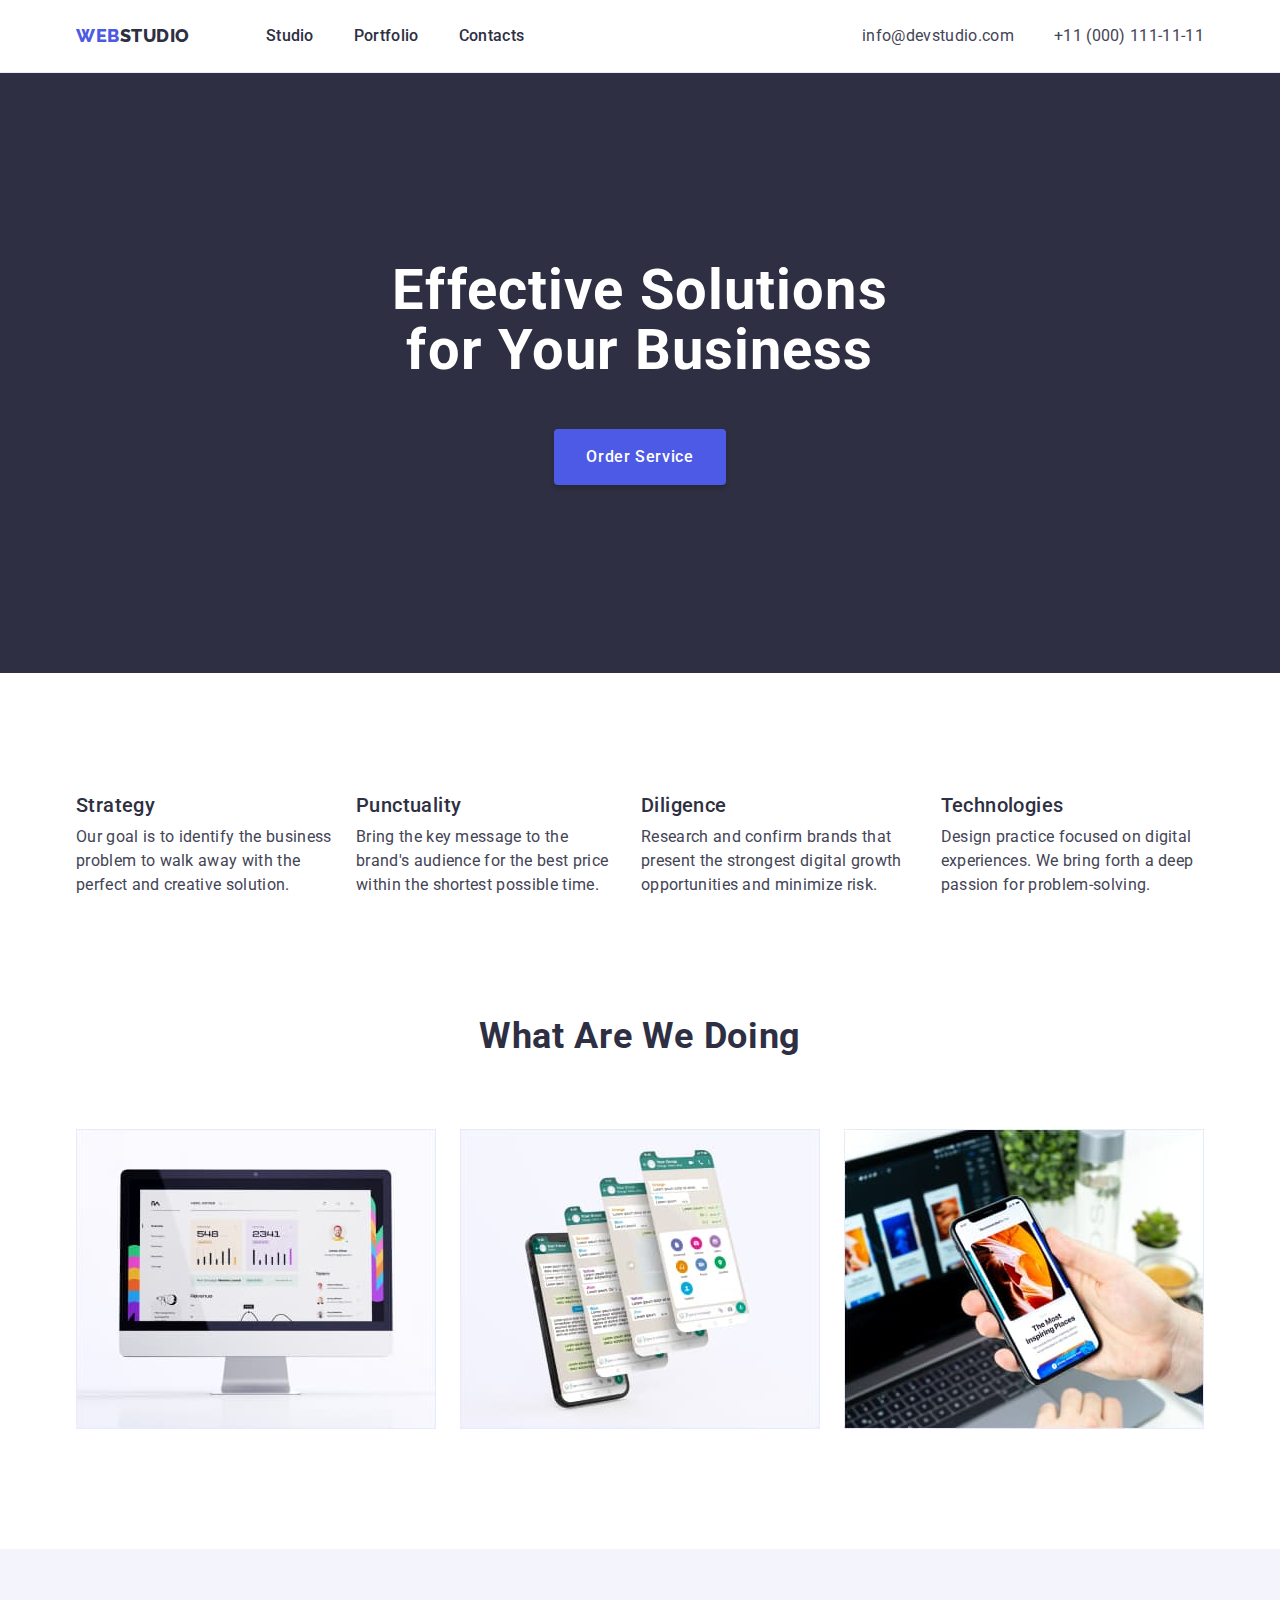
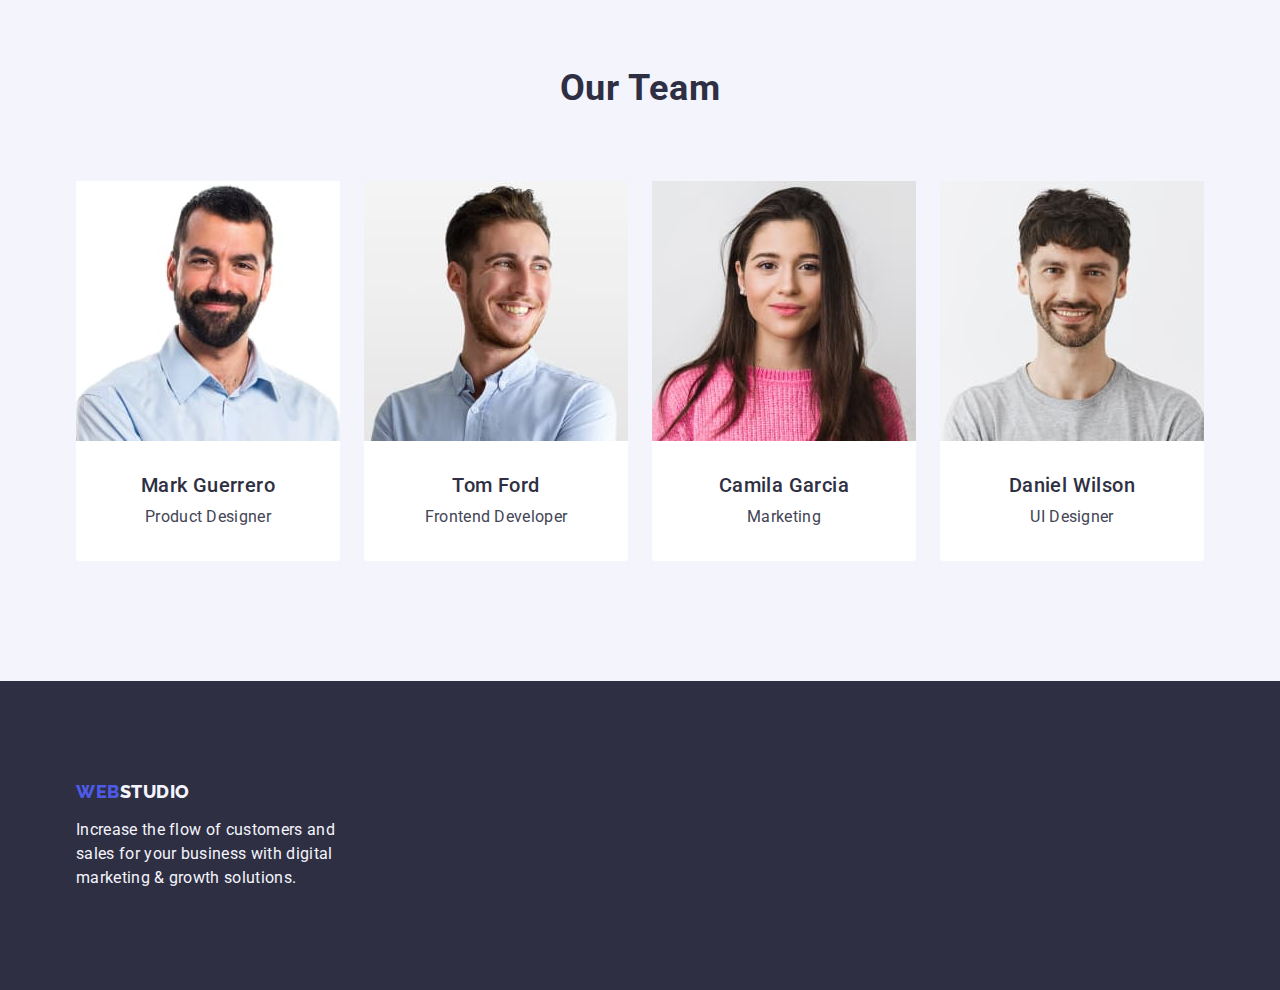
<file: index.html>
<!DOCTYPE html>
<html lang="en">
<head>
	<meta charset="UTF-8">
	<meta http-equiv="X-UA-Compatible" content="IE=edge">
	<meta name="viewport" content="width=device-width, initial-scale=1.0">
	<title>studio</title>
	<link rel="preconnect" href="https://fonts.googleapis.com">
<link rel="preconnect" href="https://fonts.gstatic.com" crossorigin>
<link href="https://fonts.googleapis.com/css2?family=Raleway:wght@700;800&family=Roboto:wght@400;500;700&display=swap" rel="stylesheet">
<link rel="stylesheet" href="https://cdn.jsdelivr.net/npm/modern-normalize@1.1.0/modern-normalize.min.css">
<link rel="stylesheet" href="./css/style.css">
</head>
<body>
	<header class="page-header-content">
		<div class="container page-header-conteiner">
<!-- =============================================MENUNAV================================== -->
		<nav class="page-nav">
		<a class="logo link" href="./index.html">Web<span class="header-logo">Studio</span></a>
		<ul class="menu-item-list list">
			<li class="menu-item">
				<a class="menu-link link" href="./index.html">Studio</a>
			</li>
			<li class="menu-item">
				<a class="menu-link link" href="./portfolio.html">Portfolio</a>
			</li>
			<li class="menu-item">
				<a class="menu-link link" href="">Contacts</a>
			</li>
		</ul>
		</nav>
<!-- =============================================MENUNAV================================== -->

	<address class="address">
			<ul class="address-list list">
				<li class="menu-contacts email-contacts">
					<a class="contacts-information-link link" href="mailto:info@devstudio.com">info@devstudio.com</a>
				</li>
				<li class="menu-contacts">
					<a class="contacts-information-link link" href="tel:+110001111111">+11 (000) 111-11-11</a>
				</li>
			</ul>
	</address>
	</div>
	</header>
<!-- =============================================MENUNAV================================== -->
<!-- ==============================================HERO=================================== -->
	<main>
		<section class="hero">
			<div class="container hero-conteiner">
			<h1 class="main-title">Effective Solutions for Your Business</h1>
			<button class="hero-button" type="button">Order Service</button>
		</div>
		</section>
<!-- ==============================================HERO=================================== -->

<!-- =============================================ABOUT==================================== -->

		<section class="about-section">
			<div class="container">
			<h2 class="hidden-header" hidden>about</h2>
			<ul class="list-about list">
				<li class="menu-discription-about">
					<h3 class="priority-about">Strategy</h3>
					<p class="detail-about">Our goal is to identify the business problem to walk away with the perfect and creative solution. </p>
				</li>
				<li class="menu-discription-about">
					<h3 class="priority-about">Punctuality</h3>
					<p class="detail-about">Bring the key message to the brand's audience for the best price within the shortest possible time.</p>
				</li>
				<li class="menu-discription-about">
					<h3 class="priority-about">Diligence</h3>
					<p class="detail-about">Research and confirm brands that present the strongest digital growth opportunities and minimize risk.</p>
				</li>
				<li class="menu-discription-about">
					<h3 class="priority-about">Technologies</h3>
					<p class="detail-about">Design practice focused on digital experiences. We bring forth a deep passion for problem-solving.</p>
				</li>
			</ul>
		</div>
			</section>
<!-- ===============================================ABOUT========================================= -->
<!-- ===============================================WORK========================================= -->

			<section class="section-work">
				<div class="container">
				<h2 class="subtitle-work">What are we doing</h2>
				<ul class="menu-work-list list">
					<li class="galary-work-list list">
						<img src="./images/works/computer1.jpg" alt="computer1" width="360">
					</li>
					<li class="galary-work-list list">
						<img src="./images/works/pages2.jpg" alt="pages2" width="360">
					</li>
					<li class="galary-work-list list">
						<img src="./images/works/phone3.jpg" alt="phone3" width="360">
					</li>
				</ul>
			</div>
			</section>
		
<!-- ====================================WORK============================================== -->

<!-- ===================================TEAM=============================================== -->
 <section class="ourteam-section">
	<div class="container">
		<h2 class="subtitle-ourteam">Our Team</h2>
			<ul class="menu-ourteam list"> 
				<li class="galary-ourteam list">
					<img src="./images/team/mark-guerrero.jpg" alt="mark-guerrero" width="264">
					<div class="emploer-conteiner">
					<h3 class="emploer">Mark Guerrero</h3>
					<p class="position-emploer">Product Designer</p>
				   </div>
				</li>
				<li class="galary-ourteam list">
					<img src="./images/team/tom-ford.jpg" alt="tom-ford" width="264">
					<div class="emploer-conteiner">
					<h3 class="emploer">Tom Ford</h3>
					<p class="position-emploer">Frontend Developer</p>
				   </div>
				</li>
				<li class="galary-ourteam list">
					<img src="./images/team/camila-garcia.jpg" alt="camila-garcia" width="264">
					<div class="emploer-conteiner">
					<h3 class="emploer">Camila Garcia</h3>
					<p class="position-emploer">Marketing</p>
				   </div>
				</li>
				<li class="galary-ourteam list">
					<img src="./images/team/daniel-wilson.jpg" alt="daniel-wilson" width="264">
					<div class="emploer-conteiner">
					<h3 class="emploer">Daniel Wilson</h3>
					<p class="position-emploer">UI Designer</p>
				   </div>
				</li>
			</ul>
	</div>
 </section>
</main>
<!-- ===========================================TEAM=============================================== -->
	<footer class="footer-title">
	<div class="container footer-section">
		<a class="footer-link logo link" href="./index.html">Web<span class="footer-logo">Studio</span></a>
		<p class="fotter-discription">Increase the flow of customers and sales for your business with digital marketing & growth solutions.</p>
	</div>
	</footer>
</body>
</html>
</file>
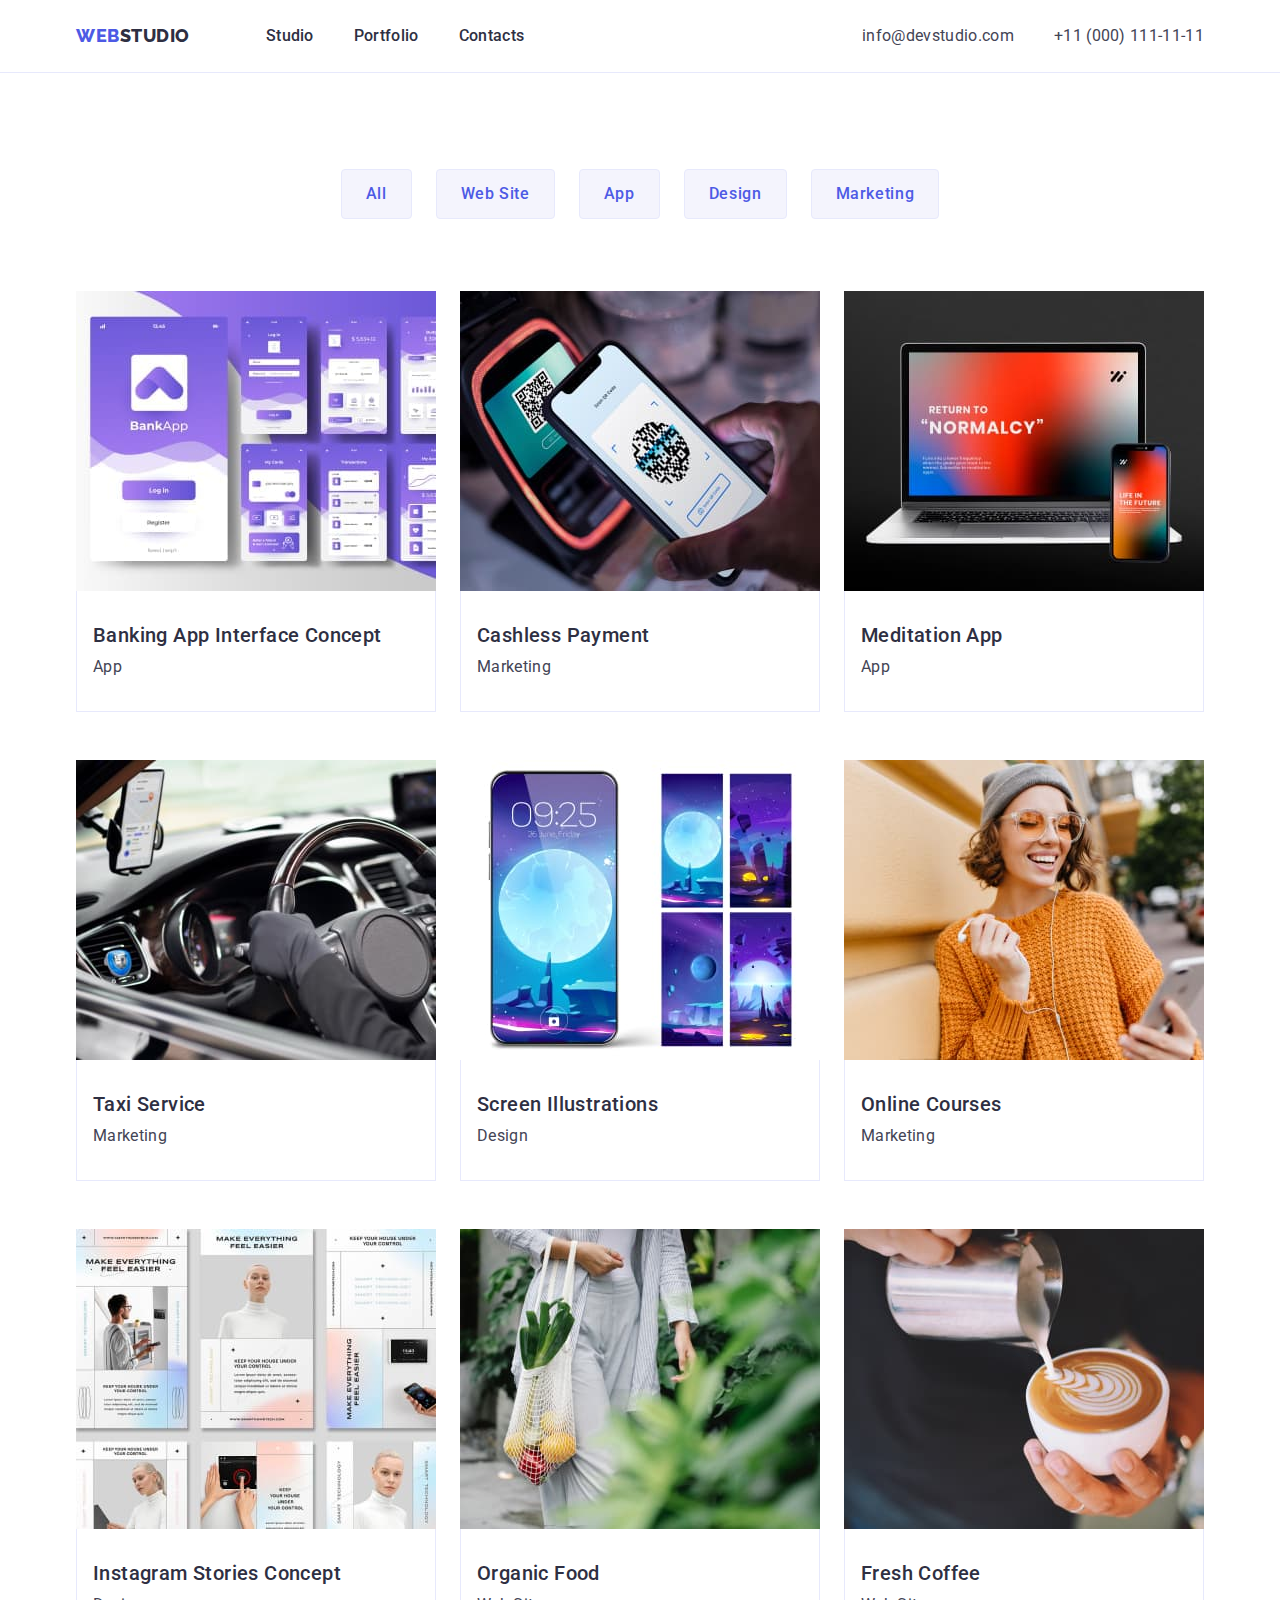
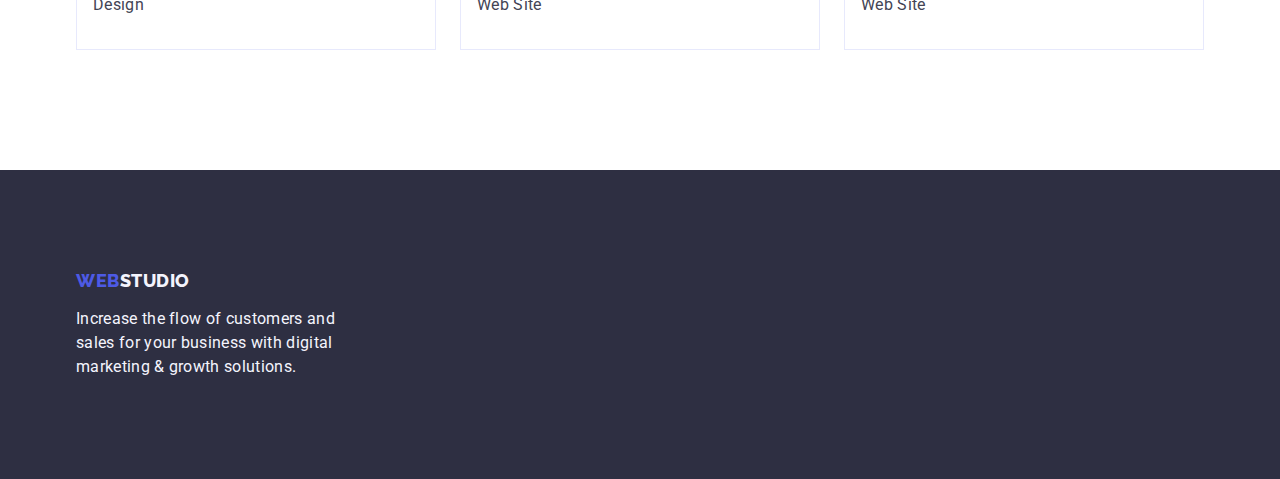
<file: portfolio.html>
<!DOCTYPE html>
<html lang="en">
<head>
	<meta charset="UTF-8">
	<meta http-equiv="X-UA-Compatible" content="IE=edge">
	<meta name="viewport" content="width=device-width, initial-scale=1.0">
	<title>portfolio</title>
	<link rel="preconnect" href="https://fonts.googleapis.com">
<link rel="preconnect" href="https://fonts.gstatic.com" crossorigin>
<link href="https://fonts.googleapis.com/css2?family=Raleway:wght@700;800&family=Roboto:wght@400;500;700&display=swap" rel="stylesheet">
<link rel="stylesheet" href="https://cdn.jsdelivr.net/npm/modern-normalize@1.1.0/modern-normalize.min.css">
<link rel="stylesheet" href="./css/style.css">
<body>
	<header class="page-header-content">
		<div class="container page-header-conteiner">
<!-- ====================================================MENUNAV=============================== -->
		<nav class="page-nav">
			<a class="logo link" href="./portfolio.html">Web<span class="header-logo">Studio</span></a>
			<ul class="menu-item-list list">
				<li class="menu-item">
					<a class="menu-link link" href="./index.html">Studio</a>
				</li>
				<li class="menu-item">
					<a class="menu-link link" href="./portfolio.html">Portfolio</a>
				</li>
				<li class="menu-item">
					<a class="menu-link link" href="">Contacts</a>
				</li>
			</ul>
			</nav>
<!-- ==================================================MENUNAV================================= -->

<!-- ================================================ADDRESS-INFORM============================ -->
			<address class="address">
				<ul class="address-list list">
					<li class="menu-contacts email-contacts">
						<a class="contacts-information-link link" href="mailto:info@devstudio.com">info@devstudio.com</a>
					</li>
					<li class="menu-contacts">
						<a class="contacts-information-link link" href="tel:+110001111111">+11 (000) 111-11-11</a>
					</li>
				</ul>
			</address>
		</div>
	</header>
<!-- ===================================================ADDRESS-INFORM========================== -->
<!-- ==================================================ALL SERVISES============================= -->
	<main>
<section class="galary">
	<div class="container">
	<h1 class="hidden-header" hidden>Galery</h1>
	<ul class="button-list list">
		<li class="galary-menu"><button class="galary-button" type="button">All</button>
		</li>
		<li class="galary-menu"><button class="galary-button" type="button">Web Site</button>
		</li>
		<li class="galary-menu"><button class="galary-button" type="button">App</button>
		</li>
		<li class="galary-menu"><button class="galary-button" type="button">Design</button>
		</li>
		<li class="galary-menu"><button class="galary-button" type="button">Marketing</button>
		</li>
	</ul>

	<ul class="servis-menu-list list">
		<li class="servis-group">
			<a class="link" href=""><img src="./images/our-servis/banking-app-1.jpg" alt="banking-app" width="360">
				<div class="servise-group-conteiner">
				<h2 class="servis-group-discription">Banking App Interface Concept</h2>
				<p class="servise-direction">App</p>
			</div>
			</a>
		</li>
		<li class="servis-group">
			<a class="link" href=""><img src="./images/our-servis/cashless-payment-2.jpg" alt="cashless-payment" width="360">
				<div class="servise-group-conteiner">
				<h2 class="servis-group-discription">Cashless Payment</h2>
				<p class="servise-direction">Marketing</p>
			</div>
			</a>
		</li>
		<li class="servis-group">
			<a class="link" href=""><img src="./images/our-servis/maditation-app-3.jpg" alt="maditation-app" width="360">
				<div class="servise-group-conteiner">
				<h2 class="servis-group-discription">Meditation App</h2>
				<p class="servise-direction">App</p>
			</div>
			</a>
		</li>
		<li class="servis-group">
			<a class="link" href=""><img src="./images/our-servis/taxi-servise-4.jpg" alt="taxi-servise" width="360">
				<div class="servise-group-conteiner">
				<h2 class="servis-group-discription">Taxi Service</h2>
				<p class="servise-direction">Marketing</p>
			</div>
			</a>
		</li>
		<li class="servis-group">
			<a class="link" href=""><img src="./images/our-servis/screen-illustrations-5.jpg" alt="screen-illustrations" width="360">
				<div class="servise-group-conteiner">
				<h2 class="servis-group-discription">Screen Illustrations</h2>
				<p class="servise-direction">Design</p>
			</div>
			</a>
		</li>
		<li class="servis-group">
			<a class="link" href=""><img src="./images/our-servis/online-courses-6.jpg" alt="online-courses" width="360">
				<div class="servise-group-conteiner">
				<h2 class="servis-group-discription">Online Courses</h2>
				<p class="servise-direction">Marketing</p>
			</div>
			</a>	
		</li>
		<li class="servis-group">
			<a class="link" href=""><img src="./images/our-servis/instagram-concept-7.jpg" alt="instagram-concept" width="360">
				<div class="servise-group-conteiner">
				<h2 class="servis-group-discription">Instagram Stories Concept</h2>
				<p class="servise-direction">Design</p>
			</div>
			</a>
		</li>
		<li class="servis-group">
			<a class="link" href=""><img src="./images/our-servis/organic-food-8.jpg" alt="organic-food" width="360">
				<div class="servise-group-conteiner">
				<h2 class="servis-group-discription">Organic Food</h2>
				<p class="servise-direction">Web Site</p>
			</div>
			</a>
		</li>
		<li class="servis-group">
			<a class="link" href=""><img src="./images/our-servis/fresh-coffee-9.jpg" alt="fresh-coffee" width="360">
				<div class="servise-group-conteiner">
				<h2 class="servis-group-discription">Fresh Coffee</h2>
				<p class="servise-direction">Web Site</p>
			</div>
			</a>
		</li>
	</ul>
</div>
</section>
<!-- ===========================================ALL SERVISES===================================== -->
	</main>
	<footer class="footer-title">
		<div class="container footer-section">
		<a class="footer-link logo link" href="./portfolio.html">Web<span class="footer-logo">Studio</span></a>
		<p class="fotter-discription">Increase the flow of customers and sales for your business with digital marketing & growth solutions.</p>
	</div>
	</footer>
</body>
</html>
</file>
<file: css/style.css>
:root {
--primary-font:'Roboto', sans-serif;
--secondary-font: 'Raleway', sans-serif;
--primary-text-color-teme-light:#2E2F42;
--primary-text-color-teme-dark:#FFFFFF;
--secondary-text-color-teme-light:#434455;
--secondary-text-color-teme-dark:#F4F4FD;
--menu-link-color:#404BBF;
--dark-color-backgraund:#2E2F42;
--secondary-color-bacground:#F4F4FD;
--third-color-background:#FFFFFF;
--accent-color:#4D5AE5;
}

.list {
	list-style: none;
}
.link {
	text-decoration: none;
}

h1,
h2,
h3,
h4,
p{
margin-top: 0;
margin-bottom: 0;
}

ul,
ol{
	margin-top: 0;
	margin-bottom: 0;
	padding-left: 0;
}
img{
	display: block;
}

button{
	cursor: pointer;
}

body {
	font-family: var(--primary-font);
	color: var(--primary-text-color-teme-light);
	color: var(--secondary-text-color-teme-light);
	background-color: var(--third-color-background);
}

/* =====================COMPONENTS============================ */
.logo{
	margin-right: 76px;
font-family: var(--secondary-font);
font-weight: 800;
font-size: 18px;
line-height: 1.17;
letter-spacing: 0.03em;
text-transform: uppercase;
color: var(--accent-color);



}
.container{
width: 1158px;
margin-left: auto;
margin-right: auto;
padding-left: 15px;
padding-right: 15px;

}

/* =====================COMPONENTS========================= */

/* =====================HEADER================================ */
.page-header-content{
	padding-top: 24px;
	padding-bottom: 24px;
	border-bottom: 1px solid #E7E9FC;
}
.page-header-conteiner{
	width: 1158px;
	display: flex;
	align-items: center;
}

.page-nav{
	display: flex;
	align-items: center;
	/* column-gap: 76px; */
}

.address-list{
	display: flex;
	align-items: center;
	gap: 40px;
}

.menu-item-list{
	display:flex;
	align-items: center; 
	gap: 40px;
}

.header-logo{
font-family: 'Raleway';
font-weight: 800;
font-size: 18px;
line-height: 1.17;
letter-spacing: 0.03em;
text-transform: uppercase;
color: var(--primary-text-color-teme-light);

}
.menu-link{
padding-top: 24px;
padding-bottom: 24px;
font-weight: 500;
font-size: 16px;
line-height: 1.5;
letter-spacing: 0.02em;

color: var(--primary-text-color-teme-light);
}

.menu-link:hover,
.menu-link:focus,
.menu-link:active {
color: var(--menu-link-color);
}
.address{
font-style: normal;
margin-left: auto;
}
.contacts-information-link{
font-family: var(--primary-font);
font-weight: 400;
font-size: 16px;
line-height: 1.5;
letter-spacing: 0.02em;
color: var(--secondary-text-color-teme-light);
}
/* .email-contacts{
	margin-right: 40px;
} */
.address :hover,
.address :focus,
.address :active{
	color: var(--menu-link-color);
}

/* =====================HEADER================================ */

/* =========================HERO============================== */
.hero {
	background-color: var(--dark-color-backgraund);
	/* height: 600px; */
	padding-top: 188px;
	padding-bottom: 188px;
}

.main-title{
display: block;
width: 496px;
max-width: 496px;
height: 120px;
margin-left: auto;
margin-right: auto;
margin-bottom: 48px;
font-weight: 700;
font-size: 56px;
line-height: 1.07;
letter-spacing: 0.02em;
text-align: center;
color: var(--primary-text-color-teme-dark);


}
.hero-button:hover,
.hero-button:focus{
	background-color: var(--menu-link-color);
}
.hero-button {
	display: block;
	padding: 16px 32px;
	margin-left: auto;
	margin-right: auto;
	min-width: 169px;
	height: 56px;
	font-family: var(--primary-font);
	font-weight: 500;
	font-size: 16px;
	line-height: 1.5;
	letter-spacing: 0.04em;
	color: var(--primary-text-color-teme-dark);
	background-color: var(--accent-color);
	border-radius: 4px;
	box-shadow: 0px 4px 4px rgba(0, 0, 0, 0.15);
	border: none;
}

/* ================================ABOUT======================== */
.about-section{
	padding-top: 120px;
	padding-bottom: 120px;

}
.menu-discription-about{
	flex-basis: calc((100%-72)/4);
}

.priority-about{
margin-bottom: 8px;
font-weight: 500;
font-size: 20px;
line-height: 1.2;
letter-spacing: 0.02em;


color: var(--primary-text-color-teme-light);
}
.detail-about{
font-weight: 400;
font-size: 16px;
line-height: 1.5;
letter-spacing: 0.02em;

color: var(--secondary-text-color-teme-light);
}
.list-about{
	display: flex;
	gap: 24px;
	/* padding-top: 120px;
	padding-bottom: 120px; */
}
/* ==============================================WORK========================= */
.section-work{
	padding-bottom: 120px;
}
.subtitle-work{
font-weight: 700;
font-size: 36px;
line-height: 1.11;
letter-spacing: 0.02em;
text-align: center;
text-transform: capitalize;
color: var(--primary-text-color-teme-light);
margin-bottom: 72px;
}
.menu-work-list{
	display: flex;
	gap: 24px;
	
}
.galary-work-list{
	flex-basis: calc((100%-48)/3);
}
/* ==============================================WORK========================= */

/* ==============================================OURTEAM========================== */
.ourteam-section{
	background-color: var(--secondary-color-bacground);
	padding-top: 120px;
	padding-bottom: 120px;
}
.galary-ourteam{
background-color: var(--third-color-background);
flex-basis: calc((100%-72px)/4);
border-radius: 0px 0px 4px 4px;
}
.subtitle-ourteam{
	font-family: 'Roboto';
font-style: normal;
font-weight: 700;
font-size: 36px;
line-height: 1.11;

text-align: center;
letter-spacing: 0.02em;
text-transform: capitalize;

color: #2E2F42;
margin-bottom: 72px;
}
.emploer-conteiner{
	padding: 32px 16px;
}
.emploer{
text-align: center;
margin-bottom: 8px;
font-weight: 500;
font-size: 20px;
line-height: 1.2;
letter-spacing: 0.02em;

color: var(--primary-text-color-teme-light);
}
.position-emploer{
text-align: center;
font-weight: 400;
font-size: 16px;
line-height: 1.5;
letter-spacing: 0.02em;
color: var(--secondary-text-color-teme-light);
}
.menu-ourteam{
	display: flex;
	gap: 24px;
}
/* ==============================================OURTEAM========================== */

/* ====================================ALLSERVISES================================ */

/* ===================================MENU  BUTTON=============================== */


/* .galary-menu :hover,
.galary-menu :focus,
.galary-menu :active{
color: var(--primary-text-color-teme-dark);
background-color: var(--menu-link-color);

} */

.galary-button {
padding-top: 12px;
padding-left: 24px;
padding-right: 24px;
padding-bottom: 12px;
font-family: var(--primary-font);
font-weight: 500;
font-size: 16px;
line-height: 1.5;
letter-spacing: 0.04em;
/* cursor: pointer; */

border: 1px solid #E7E9FC;
/* border: 1px solid transparent; */
border-radius: 4px;

color: var(--accent-color);
background-color: var(--secondary-color-bacground);
}
.galary-menu :hover,
.galary-menu :focus {
color: var(--primary-text-color-teme-dark);
background-color: var(--menu-link-color);
border: 1px solid transparent;
}

.button-list{
	display: flex;
	justify-content:center ;
	gap: 24px;
	margin-bottom: 72px;
}
/* ===================================MENU  BUTTON=============================== */
.galary{
	padding-top: 96px;
	padding-bottom: 120px;
}

.hidden-header{
	position: absolute;
	width: 1px;
	height: 1px;
	margin: -1px;
	border: 0;
	padding: 0;
	white-space: nowrap;
	clip-path: inset(100%);
	clip: rect(0000);
	overflow: hidden;
}
.servis-menu-list{
	display: flex;
	justify-content: space-around;

	flex-wrap: wrap;
   row-gap: 48px;
	column-gap: 24px;
}
.servis-group{
	width: calc((100%-48px)/3);
	width: 360px;
	/* column-gap: 24px; */
}

.servis-group-discription{
margin-bottom: 8px;
font-weight: 500;
font-size: 20px;
line-height: 1.2;
letter-spacing: 0.02em;
color: var(--primary-text-color-teme-light);
}

.servise-direction{
font-weight: 400;
font-size: 16px;
line-height: 1.5;
letter-spacing: 0.02em;
color: var(--secondary-text-color-teme-light);
}
.servise-group-conteiner{
	padding: 32px 16px;
	width: 360px;
	border: 1px solid #E7E9FC;
	border-top: none;
}

/* ====================================ALLSERVISES================================ */

/* ==================================FOOTER===================================== */
.footer-logo{
font-family: 'Raleway';
font-style: normal;
font-weight: 800;
font-size: 18px;
line-height: 1.17;
letter-spacing: 0.03em;
color: var(--secondary-text-color-teme-dark);

}

.footer-title{
	background-color: var(--dark-color-backgraund);
	padding-top: 100px;
	padding-bottom: 100px;
}

.fotter-discription{
	display: block;
	width: 264px;
	height: 72px;
font-family: var(--primary-font);
font-weight: 400;
font-size: 16px;
line-height: 1.5;
letter-spacing: 0.02em;
/* text-transform: uppercase; */

color: var(--secondary-text-color-teme-dark);
}
.footer-link{
	margin-bottom: 16px;
	display: inline-block;
}
</file>
